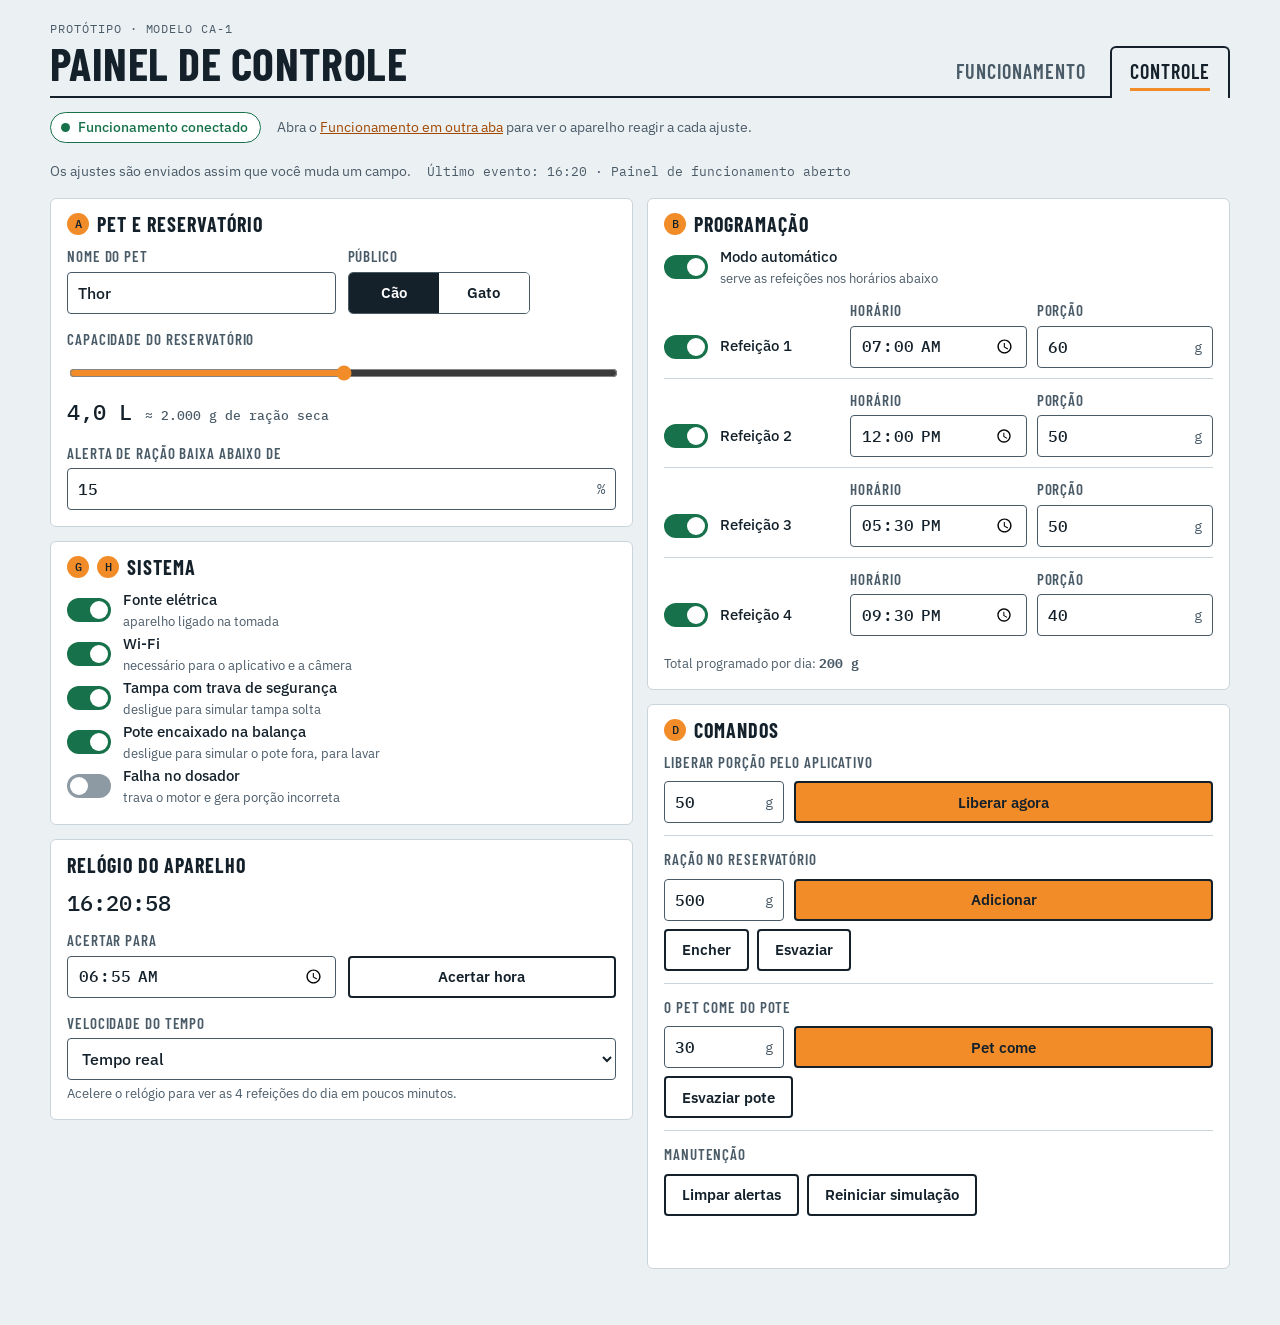
<file: controle.html>
<!doctype html>
<html lang="pt-BR">
<head>
<meta charset="utf-8">
<meta name="viewport" content="width=device-width, initial-scale=1, viewport-fit=cover">
<meta name="claude:viewport-fit-sides" content="cover">
<title>Controle do CA-1</title>
<style>:root{padding-top:env(safe-area-inset-top,0px);padding-bottom:env(safe-area-inset-bottom,0px);color-scheme:light}body{margin:0;font:14px system-ui,sans-serif}img{max-width:100%}[hidden]{display:none!important}</style>
<link href="https://fonts.googleapis.com/css2?family=Barlow+Condensed:wght@600;700&family=IBM+Plex+Mono:wght@400;500&family=IBM+Plex+Sans:wght@400;500;600&display=swap" rel="stylesheet">
<link rel="stylesheet" href="estilo.css">
</head>
<body>
<div class="wrap">
  <header class="top">
    <div class="ident">
      <p class="eyebrow">Protótipo · Modelo CA-1</p>
      <h1>Painel de controle</h1>
    </div>
    <nav class="tabs" aria-label="Páginas do site">
      <a href="index.html">Funcionamento</a>
      <a href="controle.html" aria-current="page">Controle</a>
    </nav>
  </header>

  <div class="linkbar">
    <span class="pill" id="linkPill"><i></i><span id="linkTxt">Funcionamento fechado</span></span>
    <span>Abra o <a href="index.html" target="_blank" rel="noopener">Funcionamento em outra aba</a> para ver o aparelho reagir a cada ajuste.</span>
  </div>
  <p class="statusrow"><span id="sync">Os ajustes são enviados assim que você muda um campo.</span><span class="evt" id="lastEvt"></span></p>

  <main class="cgrid">
    <div class="col">
      <section class="panel" aria-labelledby="h-pet">
        <h2 id="h-pet"><b class="mk">A</b>Pet e reservatório</h2>
        <div class="stack">
          <div class="row">
            <div class="field">
              <label class="fl" for="nome">Nome do pet</label>
              <input type="text" id="nome" maxlength="24" autocomplete="off">
            </div>
            <div class="field">
              <span class="fl" id="lb-pub">Público</span>
              <div class="seg" role="radiogroup" aria-labelledby="lb-pub">
                <label><input type="radio" name="publico" id="pub-cao" value="cao"><span>Cão</span></label>
                <label><input type="radio" name="publico" id="pub-gato" value="gato"><span>Gato</span></label>
              </div>
            </div>
          </div>
          <div class="field">
            <label class="fl" for="capL">Capacidade do reservatório</label>
            <input type="range" id="capL" min="3.5" max="4.5" step="0.1">
            <span class="val"><span id="capLv">4,0</span> L <span class="fh" id="capG"></span></span>
          </div>
          <div class="field">
            <label class="fl" for="alertaPct">Alerta de ração baixa abaixo de</label>
            <div class="unit" data-u="%"><input type="number" id="alertaPct" min="1" max="50" step="1" inputmode="numeric"></div>
          </div>
        </div>
      </section>

      <section class="panel" aria-labelledby="h-sis">
        <h2 id="h-sis"><b class="mk">G</b><b class="mk">H</b>Sistema</h2>
        <label class="sw"><input type="checkbox" id="alimentacao"><span class="trk"></span><span class="lb">Fonte elétrica<em>aparelho ligado na tomada</em></span></label>
        <label class="sw"><input type="checkbox" id="wifi"><span class="trk"></span><span class="lb">Wi-Fi<em>necessário para o aplicativo e a câmera</em></span></label>
        <label class="sw"><input type="checkbox" id="tampa"><span class="trk"></span><span class="lb">Tampa com trava de segurança<em>desligue para simular tampa solta</em></span></label>
        <label class="sw"><input type="checkbox" id="pote"><span class="trk"></span><span class="lb">Pote encaixado na balança<em>desligue para simular o pote fora, para lavar</em></span></label>
        <label class="sw"><input type="checkbox" id="falha"><span class="trk"></span><span class="lb">Falha no dosador<em>trava o motor e gera porção incorreta</em></span></label>
      </section>

      <section class="panel" aria-labelledby="h-rel">
        <h2 id="h-rel">Relógio do aparelho</h2>
        <p class="val" id="vclock" style="margin:0 0 10px">--:--:--</p>
        <div class="stack">
          <div class="row">
            <div class="field">
              <label class="fl" for="hora">Acertar para</label>
              <input type="time" id="hora" value="06:55">
            </div>
            <div class="field">
              <span class="fl" aria-hidden="true">&nbsp;</span>
              <button class="btn ghost" type="button" id="btnHora">Acertar hora</button>
            </div>
          </div>
          <div class="field">
            <label class="fl" for="vel">Velocidade do tempo</label>
            <select id="vel">
              <option value="1">Tempo real</option>
              <option value="60">60× (1 minuto por segundo)</option>
              <option value="600">600× (10 horas por minuto)</option>
              <option value="1440">1.440× (1 dia por minuto)</option>
            </select>
            <span class="fh">Acelere o relógio para ver as 4 refeições do dia em poucos minutos.</span>
          </div>
        </div>
      </section>
    </div>

    <div class="col">
      <section class="panel" aria-labelledby="h-prog">
        <h2 id="h-prog"><b class="mk">B</b>Programação</h2>
        <label class="sw"><input type="checkbox" id="automatico"><span class="trk"></span><span class="lb">Modo automático<em>serve as refeições nos horários abaixo</em></span></label>
        <div id="mrows">
          <div class="mrow">
            <label class="sw"><input type="checkbox" id="m0on"><span class="trk"></span><span class="lb">Refeição 1</span></label>
            <div class="field"><label class="fl" for="m0h">Horário</label><input type="time" id="m0h"></div>
            <div class="field"><label class="fl" for="m0g">Porção</label><div class="unit" data-u="g"><input type="number" id="m0g" min="5" max="300" step="5" inputmode="numeric"></div></div>
          </div>
          <div class="mrow">
            <label class="sw"><input type="checkbox" id="m1on"><span class="trk"></span><span class="lb">Refeição 2</span></label>
            <div class="field"><label class="fl" for="m1h">Horário</label><input type="time" id="m1h"></div>
            <div class="field"><label class="fl" for="m1g">Porção</label><div class="unit" data-u="g"><input type="number" id="m1g" min="5" max="300" step="5" inputmode="numeric"></div></div>
          </div>
          <div class="mrow">
            <label class="sw"><input type="checkbox" id="m2on"><span class="trk"></span><span class="lb">Refeição 3</span></label>
            <div class="field"><label class="fl" for="m2h">Horário</label><input type="time" id="m2h"></div>
            <div class="field"><label class="fl" for="m2g">Porção</label><div class="unit" data-u="g"><input type="number" id="m2g" min="5" max="300" step="5" inputmode="numeric"></div></div>
          </div>
          <div class="mrow">
            <label class="sw"><input type="checkbox" id="m3on"><span class="trk"></span><span class="lb">Refeição 4</span></label>
            <div class="field"><label class="fl" for="m3h">Horário</label><input type="time" id="m3h"></div>
            <div class="field"><label class="fl" for="m3g">Porção</label><div class="unit" data-u="g"><input type="number" id="m3g" min="5" max="300" step="5" inputmode="numeric"></div></div>
          </div>
        </div>
        <p class="fh" style="margin:8px 0 0">Total programado por dia: <b class="mono" id="totDia">0 g</b></p>
      </section>

      <section class="panel" aria-labelledby="h-cmd">
        <h2 id="h-cmd"><b class="mk">D</b>Comandos</h2>
        <p class="note" id="offNote" hidden>O aparelho está sem energia. Ligue a fonte elétrica para os comandos de dosagem funcionarem.</p>
        <p class="note" id="wifiNote" hidden>Sem Wi-Fi o aplicativo não consegue liberar porções.</p>

        <div class="cmdblock">
          <span class="fl">Liberar porção pelo aplicativo</span>
          <div class="cmd">
            <div class="unit" data-u="g"><input type="number" id="cmdLib" min="5" max="300" step="5" value="50" inputmode="numeric" aria-label="Gramas a liberar"></div>
            <button class="btn" type="button" id="btnLib">Liberar agora</button>
          </div>
        </div>
        <div class="cmdblock">
          <span class="fl">Ração no reservatório</span>
          <div class="cmd">
            <div class="unit" data-u="g"><input type="number" id="cmdAdd" min="10" max="2250" step="50" value="500" inputmode="numeric" aria-label="Gramas a adicionar"></div>
            <button class="btn" type="button" id="btnAdd">Adicionar</button>
          </div>
          <div class="btns">
            <button class="btn ghost" type="button" id="btnEncher">Encher</button>
            <button class="btn ghost" type="button" id="btnEsvaziar">Esvaziar</button>
          </div>
        </div>
        <div class="cmdblock">
          <span class="fl">O pet come do pote</span>
          <div class="cmd">
            <div class="unit" data-u="g"><input type="number" id="cmdPet" min="5" max="300" step="5" value="30" inputmode="numeric" aria-label="Gramas que o pet come"></div>
            <button class="btn" type="button" id="btnPet">Pet come</button>
          </div>
          <div class="btns"><button class="btn ghost" type="button" id="btnPote">Esvaziar pote</button></div>
        </div>
        <div class="cmdblock">
          <span class="fl">Manutenção</span>
          <div class="btns">
            <button class="btn ghost" type="button" id="btnAlertas">Limpar alertas</button>
            <button class="btn ghost" type="button" id="btnReset">Reiniciar simulação</button>
          </div>
        </div>
        <p class="toast" id="toast" role="status"></p>
      </section>
    </div>
  </main>
</div>

<script src="shared.js"></script>
<script src="controle.js"></script>
</body>
</html>
</file>
<file: estilo.css>
/* Ficha técnica do CA-1: papel azulado, tinta escura, laranja das setas do esquema. */
:root {
  --bg: #EBF0F3; --surface: #FFFFFF; --surface-2: #F3F6F8;
  --ink: #14212B; --ink-2: #4A5B68; --line: #CAD4DB;
  --accent: #F28C28; --accent-ink: #A34800; --accent-bg: #FDEBD5;
  --ok: #17724B; --ok-bg: #DCF2E7;
  --warn: #8F5400; --warn-bg: #FBEACA;
  --crit: #B3261E; --crit-bg: #FADFDC;
  --steel: #8D9AA4; --body: #F8FAFB; --body-2: #D8E1E6;
  --glass: rgba(110, 160, 190, .16); --kibble: #B5702F; --kibble-d: #8A4F1D;
  --cavity: #2B3741; --lcd-bg: #08181D; --lcd: #7DE8DF; --lcd-warn: #FFB454;
  --grid: rgba(20, 33, 43, .06);
  --fd: 'Barlow Condensed', 'Arial Narrow', 'Roboto Condensed', sans-serif;
  --fb: 'IBM Plex Sans', system-ui, -apple-system, 'Segoe UI', sans-serif;
  --fm: 'IBM Plex Mono', ui-monospace, Menlo, Consolas, monospace;
}
@media (prefers-color-scheme: dark) {
  :root:not([data-theme="light"]) {
    --bg: #0E161C; --surface: #16212A; --surface-2: #1B2933;
    --ink: #E5EDF1; --ink-2: #9DB0BC; --line: #2C3D49;
    --accent: #F59A3C; --accent-ink: #FFB066; --accent-bg: #3A2811;
    --ok: #58D39B; --ok-bg: #12372A;
    --warn: #FFC06B; --warn-bg: #3A2A10;
    --crit: #FF8D85; --crit-bg: #3F1A18;
    --steel: #5C6B76; --body: #B9C5CD; --body-2: #7C8B96;
    --glass: rgba(150, 190, 215, .12); --cavity: #0D1519;
    --grid: rgba(229, 237, 241, .05);
    color-scheme: dark;
  }
}
:root[data-theme="dark"] {
  --bg: #0E161C; --surface: #16212A; --surface-2: #1B2933;
  --ink: #E5EDF1; --ink-2: #9DB0BC; --line: #2C3D49;
  --accent: #F59A3C; --accent-ink: #FFB066; --accent-bg: #3A2811;
  --ok: #58D39B; --ok-bg: #12372A;
  --warn: #FFC06B; --warn-bg: #3A2A10;
  --crit: #FF8D85; --crit-bg: #3F1A18;
  --steel: #5C6B76; --body: #B9C5CD; --body-2: #7C8B96;
  --glass: rgba(150, 190, 215, .12); --cavity: #0D1519;
  --grid: rgba(229, 237, 241, .05);
  color-scheme: dark;
}

* { box-sizing: border-box; }
body {
  background: var(--bg); color: var(--ink);
  font-family: var(--fb); font-size: 15px; line-height: 1.5;
  padding-block: 20px 56px;
  padding-left: max(16px, env(safe-area-inset-left, 0px));
  padding-right: max(16px, env(safe-area-inset-right, 0px));
}
.wrap { max-width: 1180px; margin: 0 auto; }
.sr { position: absolute; width: 1px; height: 1px; overflow: hidden; clip: rect(0 0 0 0); white-space: nowrap; }
a { color: var(--accent-ink); }
:focus-visible { outline: 3px solid var(--accent); outline-offset: 2px; }

/* ---------- cabeçalho ---------- */
.top { display: flex; flex-wrap: wrap; align-items: flex-end; justify-content: space-between; gap: 12px 24px; border-bottom: 2px solid var(--ink); padding-bottom: 0; }
.ident { padding-bottom: 10px; min-width: 0; }
.eyebrow { margin: 0; font-family: var(--fm); font-size: 12px; letter-spacing: .08em; text-transform: uppercase; color: var(--ink-2); }
h1 { margin: 2px 0 0; font-family: var(--fd); font-weight: 700; font-size: clamp(30px, 5.4vw, 46px); line-height: 1; letter-spacing: .01em; text-transform: uppercase; text-wrap: balance; }
.tabs { display: flex; gap: 4px; }
.tabs a { font-family: var(--fd); font-weight: 600; font-size: 20px; letter-spacing: .05em; text-transform: uppercase; text-decoration: none; color: var(--ink-2); padding: 8px 18px 7px; border: 2px solid transparent; border-bottom: 0; border-radius: 6px 6px 0 0; margin-bottom: -2px; }
.tabs a:hover { color: var(--ink); }
.tabs a[aria-current="page"] { color: var(--ink); background: var(--bg); border-color: var(--ink); }
.tabs a[aria-current="page"]::after { content: ""; display: block; height: 3px; background: var(--accent); margin-top: 2px; }

.linkbar { display: flex; flex-wrap: wrap; align-items: center; gap: 8px 16px; margin: 14px 0 18px; font-size: 14px; color: var(--ink-2); }
.pill { display: inline-flex; align-items: center; gap: 8px; padding: 4px 12px 4px 10px; border-radius: 99px; border: 1px solid var(--line); background: var(--surface); color: var(--ink-2); font-weight: 500; }
.pill i { width: 9px; height: 9px; border-radius: 50%; background: var(--steel); }
.pill.on { border-color: var(--ok); color: var(--ok); }
.pill.on i { background: var(--ok); }

/* ---------- painéis ---------- */
.panel { background: var(--surface); border: 1px solid var(--line); border-radius: 6px; padding: 14px 16px 16px; min-width: 0; }
.panel h2 { margin: 0 0 10px; display: flex; align-items: center; gap: 8px; font-family: var(--fd); font-weight: 700; font-size: 20px; letter-spacing: .05em; text-transform: uppercase; line-height: 1.1; }
.mk { display: inline-grid; place-items: center; flex: none; width: 22px; height: 22px; border-radius: 50%; background: var(--accent); color: #14212B; font-family: var(--fm); font-weight: 500; font-size: 12px; letter-spacing: 0; }
.mk.bang { background: var(--crit); color: #fff; }
.sub { margin: -4px 0 10px; color: var(--ink-2); font-size: 13px; }

.stage { display: grid; grid-template-columns: minmax(300px, 400px) minmax(0, 1fr); gap: 18px; align-items: start; }
.device { position: sticky; top: 12px; padding: 12px 12px 10px; background-color: var(--surface); background-image: linear-gradient(var(--grid) 1px, transparent 1px), linear-gradient(90deg, var(--grid) 1px, transparent 1px); background-size: 20px 20px; }
.device figcaption { margin-top: 6px; font-family: var(--fm); font-size: 11.5px; color: var(--ink-2); letter-spacing: .02em; }
.dv { display: block; width: 100%; height: auto; max-height: 78vh; }

.panels { display: grid; grid-template-columns: repeat(2, minmax(0, 1fr)); gap: 14px;
  grid-template-areas: "res bal" "prog dos" "prog cam" "alert sis" "log log"; }
.p-res { grid-area: res; } .p-bal { grid-area: bal; } .p-prog { grid-area: prog; } .p-dos { grid-area: dos; }
.p-cam { grid-area: cam; } .p-alert { grid-area: alert; } .p-sis { grid-area: sis; } .p-log { grid-area: log; }
@media (max-width: 920px) { .stage { grid-template-columns: minmax(0, 1fr); } .device { position: static; max-width: 460px; margin: 0 auto; width: 100%; } .dv { max-height: none; } }
@media (max-width: 600px) { .panels { grid-template-columns: minmax(0, 1fr); grid-template-areas: "res" "bal" "dos" "prog" "cam" "alert" "sis" "log"; } }

/* ---------- leituras ---------- */
.big { font-family: var(--fm); font-weight: 500; font-size: 40px; line-height: 1.05; font-variant-numeric: tabular-nums; letter-spacing: -.01em; }
.big small { font-size: 18px; color: var(--ink-2); font-weight: 400; margin-left: 4px; }
.bar { position: relative; height: 12px; margin: 10px 0 12px; background: var(--surface-2); border: 1px solid var(--line); border-radius: 3px; overflow: visible; }
.bar b { position: absolute; inset: 0 auto 0 0; width: 0; background: var(--ok); border-radius: 2px 0 0 2px; transition: width .3s linear; }
.bar b.low { background: var(--crit); }
.bar b.mid { background: var(--accent); }
.bar u { position: absolute; top: -4px; bottom: -4px; width: 0; border-left: 2px dashed var(--accent-ink); }
.kv { margin: 0; display: grid; gap: 6px; }
.kv > div { display: flex; justify-content: space-between; gap: 12px; border-top: 1px solid var(--line); padding-top: 6px; font-size: 14px; }
.kv dt { color: var(--ink-2); flex: none; }
.kv dd { margin: 0; text-align: right; font-variant-numeric: tabular-nums; min-width: 0; overflow-wrap: anywhere; }
.state { display: inline-block; font-family: var(--fd); font-weight: 700; font-size: 26px; letter-spacing: .06em; text-transform: uppercase; line-height: 1; }
.state.run { color: var(--accent-ink); } .state.off { color: var(--crit); }
.mono { font-family: var(--fm); font-variant-numeric: tabular-nums; }

.scale { display: inline-flex; align-items: baseline; gap: 6px; padding: 6px 12px; background: var(--lcd-bg); color: var(--lcd); border-radius: 4px; font-family: var(--fm); font-size: 38px; line-height: 1.1; font-variant-numeric: tabular-nums; }
.scale small { font-size: 16px; opacity: .8; }

/* programação */
.clock { display: flex; align-items: baseline; flex-wrap: wrap; gap: 4px 12px; margin: 0 0 10px; }
.clock .mono { font-size: 30px; font-weight: 500; line-height: 1.1; }
.clock span:not(.mono) { font-size: 13px; color: var(--ink-2); }
.meals { list-style: none; margin: 0; padding: 0; display: grid; gap: 8px; }
.meals li { display: grid; grid-template-columns: auto auto minmax(0, 1fr); align-items: baseline; gap: 2px 10px; padding: 8px 10px; border: 1px solid var(--line); border-radius: 5px; background: var(--surface-2); }
.meals .t { font-family: var(--fm); font-weight: 500; font-size: 18px; }
.meals .g { font-family: var(--fm); font-size: 14px; color: var(--ink-2); }
.meals .s { justify-self: end; text-align: right; font-size: 13px; color: var(--ink-2); }
.meals li.next { border-color: var(--accent); background: var(--accent-bg); }
.meals li.next .s { color: var(--accent-ink); font-weight: 600; }
.meals li.done { border-color: var(--ok); }
.meals li.done .s { color: var(--ok); font-weight: 600; }
.meals li.off { opacity: .6; }
.modo { margin: 10px 0 0; font-size: 13px; color: var(--ink-2); }

/* alertas */
.chips { display: flex; flex-wrap: wrap; gap: 8px; }
.chip { display: inline-flex; align-items: center; gap: 7px; padding: 5px 11px 5px 9px; border: 1px solid var(--line); border-radius: 99px; font-size: 13px; color: var(--ink-2); background: var(--surface-2); }
.chip::before { content: ""; width: 8px; height: 8px; border-radius: 50%; background: var(--steel); flex: none; }
.chip.warn { color: var(--warn); border-color: var(--warn); background: var(--warn-bg); font-weight: 600; }
.chip.warn::before { background: var(--warn); }
.chip.crit { color: var(--crit); border-color: var(--crit); background: var(--crit-bg); font-weight: 600; }
.chip.crit::before { background: var(--crit); animation: pulse 1s ease-in-out infinite; }
@keyframes pulse { 50% { opacity: .25; } }

/* registro */
.log { list-style: none; margin: 0; padding: 0; max-height: 240px; overflow: auto; font-size: 13px; border-top: 1px solid var(--line); }
.log li { display: grid; grid-template-columns: 64px minmax(0, 1fr); gap: 10px; padding: 6px 0; border-bottom: 1px solid var(--line); }
.log time { font-family: var(--fm); color: var(--ink-2); }
.log .ok { color: var(--ok); } .log .warn { color: var(--warn); } .log .err { color: var(--crit); }
.log .empty { display: block; color: var(--ink-2); }

/* câmera */
.cam { display: block; width: 100%; height: auto; border-radius: 4px; background: #0C1713; }

/* ---------- esquema do aparelho ---------- */
.dv .ink { stroke: var(--ink); stroke-width: 2.2; stroke-linejoin: round; }
.dv .f-body { fill: var(--body); } .dv .f-body2 { fill: var(--body-2); } .dv .f-steel { fill: var(--steel); }
.dv .f-cav { fill: var(--cavity); } .dv .f-glass { fill: var(--glass); } .dv .f-lcd { fill: var(--lcd-bg); }
.dv .t-ink { fill: var(--ink); } .dv .t-ink2 { fill: var(--ink-2); }
.dv .mono-t { font-family: var(--fm); }
.dv .lcd-t { font-family: var(--fm); font-size: 9.5px; fill: var(--lcd); text-anchor: middle; letter-spacing: .02em; }
.dv .lcd-t.warn { fill: var(--lcd-warn); }
.dv .mkc { fill: var(--accent); stroke: var(--ink); stroke-width: 1.4; }
.dv .mkt { font-family: var(--fm); font-size: 11px; font-weight: 500; fill: #14212B; text-anchor: middle; }
.dv .lead { stroke: var(--accent); stroke-width: 1.6; fill: none; }
.dv .wf { fill: none; stroke-width: 2.2; stroke-linecap: round; }
.dv .wf.on { stroke: var(--ok); } .dv .wf.warn { stroke: var(--accent); } .dv .wf.off { stroke: var(--steel); }
.dv .led-on { fill: #34C77B; } .dv .led-warn { fill: var(--accent); } .dv .led-off { fill: var(--steel); }
.dv.off .part { display: none !important; }
.auger-lines { transform: translateX(0); }
.motor-on .auger-lines { animation: auger .35s linear infinite; }
@keyframes auger { to { transform: translateX(-12px); } }
.gear { transform-box: fill-box; transform-origin: center; }
.motor-on .gear { animation: spin 1.1s linear infinite; }
.motor-on .gear2 { animation: spin 1.1s linear infinite reverse; }
@keyframes spin { to { transform: rotate(360deg); } }
.part { display: none; fill: var(--kibble); stroke: var(--kibble-d); stroke-width: 1; }
.motor-on .part { display: block; animation: fall .6s linear infinite; }
@keyframes fall { 0% { transform: translateY(0); opacity: 0; } 15% { opacity: 1; } 100% { transform: translateY(32px); opacity: 1; } }
.rec { animation: pulse 1.4s ease-in-out infinite; }

/* ---------- controle ---------- */
.cgrid { display: grid; grid-template-columns: repeat(2, minmax(0, 1fr)); gap: 14px; align-items: start; }
.cgrid .col { display: grid; gap: 14px; min-width: 0; }
@media (max-width: 820px) { .cgrid { grid-template-columns: minmax(0, 1fr); } }
.field { display: grid; gap: 4px; min-width: 0; }
.fl { font-family: var(--fd); font-weight: 600; font-size: 15px; letter-spacing: .06em; text-transform: uppercase; color: var(--ink-2); }
.fh { font-size: 12.5px; color: var(--ink-2); }
.row { display: grid; grid-template-columns: repeat(2, minmax(0, 1fr)); gap: 12px; }
.stack { display: grid; gap: 14px; }
input[type="text"], input[type="number"], input[type="time"], select {
  width: 100%; min-height: 42px; padding: 8px 10px; border: 1px solid var(--ink-2); border-radius: 4px;
  background: var(--surface); color: var(--ink); font: 500 16px var(--fm);
}
input[type="text"] { font-family: var(--fb); }
select { font-family: var(--fb); }
input[type="range"] { width: 100%; accent-color: var(--accent); min-height: 32px; }
.unit { position: relative; }
.unit input { padding-right: 34px; }
.unit::after { content: attr(data-u); position: absolute; right: 11px; top: 50%; transform: translateY(-50%); color: var(--ink-2); font: 14px var(--fm); pointer-events: none; }
.val { font-family: var(--fm); font-weight: 500; font-size: 22px; }
.seg { display: inline-flex; border: 1px solid var(--ink-2); border-radius: 5px; overflow: hidden; width: fit-content; }
.seg label { position: relative; }
.seg input { position: absolute; opacity: 0; inset: 0; cursor: pointer; }
.seg span { display: block; padding: 9px 22px; font-weight: 600; min-width: 90px; text-align: center; background: var(--surface); }
.seg input:checked + span { background: var(--ink); color: var(--surface); }
.seg input:focus-visible + span { outline: 3px solid var(--accent); outline-offset: -3px; }
.sw { display: flex; align-items: center; gap: 12px; min-height: 44px; cursor: pointer; }
.sw input { position: absolute; opacity: 0; width: 1px; height: 1px; }
.trk { position: relative; flex: none; width: 44px; height: 24px; border-radius: 99px; background: var(--steel); transition: background .15s; }
.trk::after { content: ""; position: absolute; top: 3px; left: 3px; width: 18px; height: 18px; border-radius: 50%; background: #fff; transition: transform .15s; }
.sw input:checked + .trk { background: var(--ok); }
.sw input:checked + .trk::after { transform: translateX(20px); }
.sw input:focus-visible + .trk { outline: 3px solid var(--accent); outline-offset: 2px; }
.sw .lb { min-width: 0; font-weight: 500; }
.sw .lb em { display: block; font-style: normal; font-weight: 400; font-size: 12.5px; color: var(--ink-2); }
.mrow { display: grid; grid-template-columns: 1fr 1fr 1fr; gap: 10px; align-items: end; padding: 10px 0; border-top: 1px solid var(--line); }
.mrow:first-of-type { border-top: 0; }
.mrow .sw { min-height: 42px; }
@media (max-width: 440px) { .mrow { grid-template-columns: 1fr 1fr; } .mrow .sw { grid-column: 1 / -1; min-height: 36px; } }
.btns { display: flex; flex-wrap: wrap; gap: 8px; }
.btn { min-height: 42px; padding: 8px 16px; border-radius: 4px; border: 2px solid var(--ink); background: var(--accent); color: #14212B; font: 600 15px var(--fb); cursor: pointer; }
.btn:hover { filter: brightness(1.06); } .btn:active { transform: translateY(1px); }
.btn.ghost { background: transparent; color: var(--ink); }
.btn.ghost:hover { background: var(--surface-2); filter: none; }
.cmd { display: grid; grid-template-columns: minmax(0, 120px) auto; gap: 10px; align-items: end; }
.cmdblock { display: grid; gap: 8px; padding: 12px 0; border-top: 1px solid var(--line); }
.cmdblock:first-of-type { border-top: 0; padding-top: 0; }
.note { margin: 0; padding: 8px 10px; border-radius: 4px; background: var(--warn-bg); color: var(--warn); font-size: 13px; font-weight: 500; }
.statusrow { display: flex; flex-wrap: wrap; align-items: center; gap: 8px 16px; margin: 0 0 16px; font-size: 14px; color: var(--ink-2); }
.toast { min-height: 24px; margin: 0; font-weight: 600; color: var(--ok); }
.evt { font-family: var(--fm); font-size: 12.5px; }

@media (prefers-reduced-motion: reduce) { *, *::before, *::after { animation: none !important; transition: none !important; } .motor-on .part { display: block; } }
</file>
